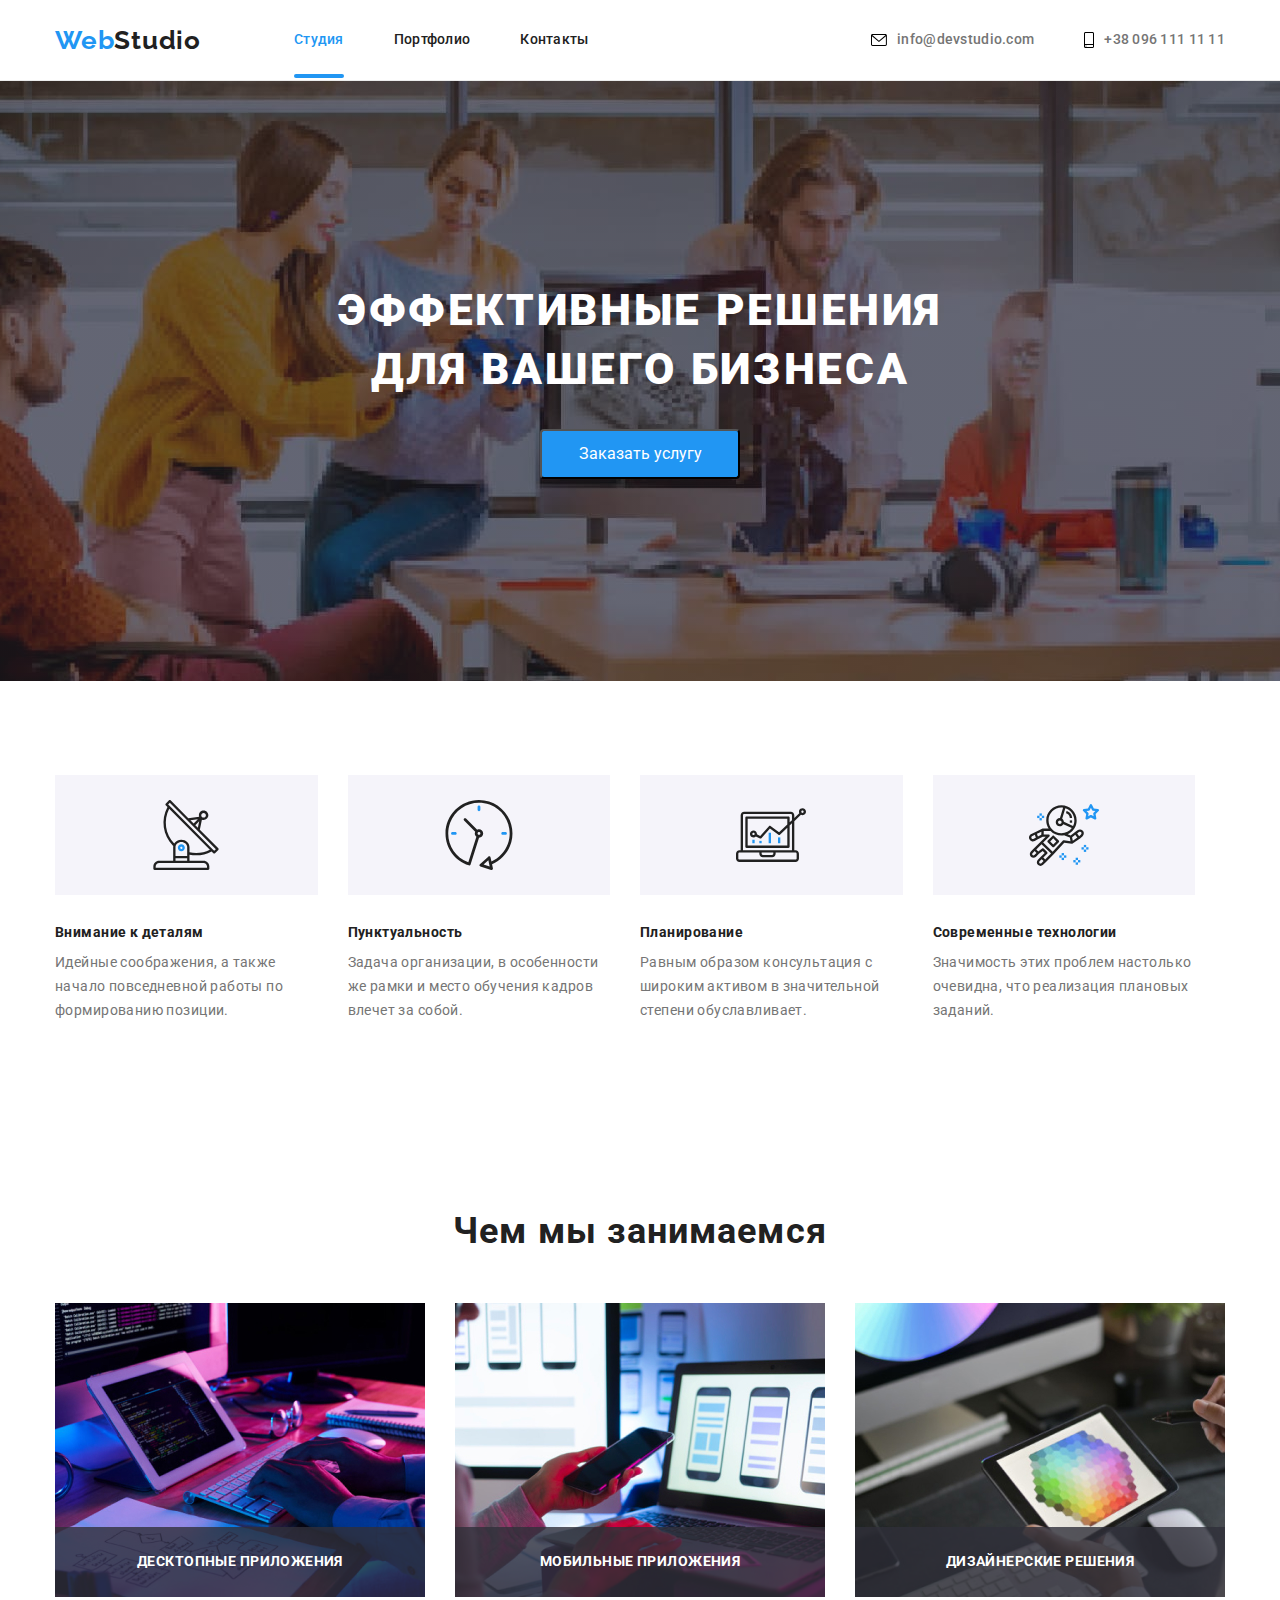
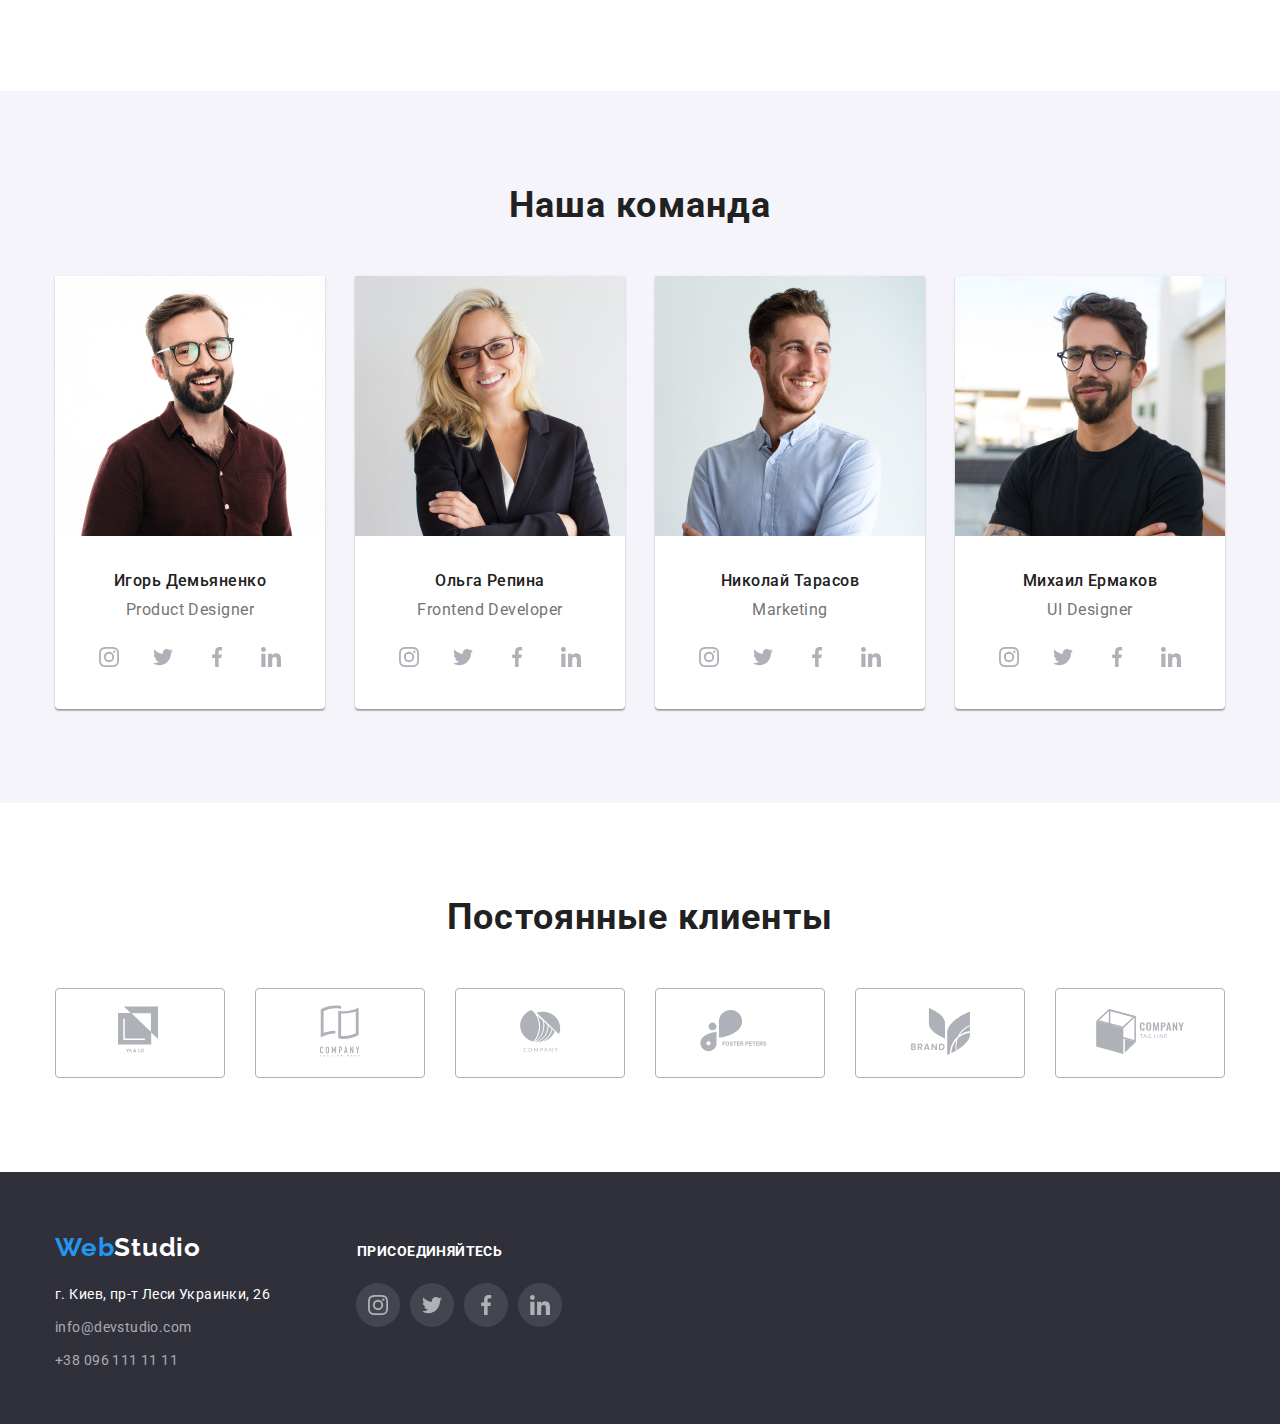
<file: index.html>
<!DOCTYPE html>
<html lang="ru">
<head>
    <meta charset="UTF-8">
    <meta http-equiv="X-UA-Compatible" content="IE=edge">
    <meta name="viewport" content="width=device-width, initial-scale=1.0">
    <title>Document</title>
    <link rel="preconnect" href="https://fonts.gstatic.com"> 
    <link href="https://fonts.googleapis.com/css2?family=Raleway:wght@700&family=Roboto:wght@400;500;700;900&display=swap" rel="stylesheet">
    <link rel="stylesheet" href="https://cdnjs.cloudflare.com/ajax/libs/modern-normalize/1.0.0/modern-normalize.min.css">
    <link rel="stylesheet" href="css/styles.css">
</head>
<body>
    <!-- Шапка -->
    <header class="page-header">
        <div class="container">
            <nav class="main-nav">  
                <a href="./index.html" class="nav-logo"><span class="logo1">Web</span><span class="logo2">Studio</span></a>
                <!-- Навигация на другие страницы -->
                <ul class="site-nav">
                    <li class="nav-list">
                        <a class="nav-link  currentpage" href="/index.html">Студия</a>
                    </li>
                    <li class="nav-list">
                        <a class="nav-link" href="./portfolio.html">Портфолио</a>
                    </li>
                    <li class="nav-list">
                        <a class="nav-link" href="">Контакты</a>
                    </li>
                </ul>
                <ul class="site-info">
                    <li class="nav-info">
                        <svg width="16px" height="12px">
                            <use href="./images/env-smart.svg#icon-envelope"></use>
                        </svg>
                        <a class="icon-info" href="mailto:info@devstudio.com">info@devstudio.com</a>
                    </li>
                    <li class="nav-info">
                        <svg width="10px" height="16px">
                            <use class="icon-info" href="./images/env-smart.svg#icon-smartphone"></use>
                        </svg>
                        <a class="icon-info" href="tel:+380961111111">+38 096 111 11 11</a></li>   
                </ul>
            </nav>
        </div>
    </header> 
 
    <main>
        <!-- Hero section -->
        <section class="hero-section">
            <div class="container">
                <h1 class="hero-title">Эффективные решения для вашего бизнеса</h1>
                <button type="button" class="hero-button" data-modal-open>Заказать услугу</button>
            </div>
            <div class="backdrop is-hidden" data-modal>
                <div class="modal">
                    <button class="icon-modal" data-modal-close aria-label="закрыть">
                    <svg width="18px" height="18px">
                        <use href="./images/close-modal.svg#icon-close"></use>
                    </svg>
                    </button>
                </div>

            </div>
        </section>

        <!-- Особенности -->

        <section class="section">
            <div class="container">
                <ul class="site-list">
                <li class="features-list icon-antenna">
                    <h3 class="title">Внимание к деталям</h3>
                    <p class="text">Идейные соображения, а также начало повседневной работы по формированию позиции.</p>
                </li>
                <li class="features-list icon-clock">
                    <h3 class="title icon-diagram">Пунктуальность</h3>
                    <p class="text">Задача организации, в особенности же рамки и место обучения кадров влечет за собой.</p>
                </li>
                <li class="features-list icon-diagram">
                    <h3 class="title">Планирование</h3>
                    <p class="text">Равным образом консультация с широким активом в значительной степени обуславливает.</p>
                </li>
                <li class="features-list icon-astraunavt">
                    <h3 class="title">Современные технологии</h3>
                    <p class="text">Значимость этих проблем настолько очевидна, что реализация плановых заданий.</p>
                </li>
                </ul>
            </div>
            
        </section>

        <!-- Чем мы занимаемся -->
        <section class="section">
            <div class="container">
                <h2 class="section-title">Чем мы занимаемся</h2>
                <ul class="site-list img">
                    <li class="img">
                        <img width="370" src="./images/img1.jpg" alt="Кодировка">
                        <div class="img-block">
                            <p class="img-label">Десктопные приложения</p>
                        </div>
                    </li>
                    <li class="img">
                        <img width="370" src="./images/img2.jpg" alt="Телефон">
                        <div class="img-block">
                            <p class="img-label">Мобильные приложения</p>
                        </div>
                    </li>
                    <li class="img">
                        <img width="370" src="./images/img3.jpg" alt="Планшет">
                        <div class="img-block">
                            <p class="img-label">Дизайнерские решения</p>
                        </div>
                    </li>
                </ul>  
            </div> 
        </section>

        <!-- Наша команда -->
        <section class="section ourteam">
            <div class="container">
                <h2 class="section-title">Наша команда</h2>
            <ul class="team-list">
                <li class="team-img">
                    <img width="270" src="./images/portret1.jpg" alt="Игорь Демьяненко">
                    <h4 class="title">Игорь Демьяненко</h4>
                    <p class="text">Product Designer</p>
                    <ul class="icon-society">
                        <li class="list-society">
                            <a class="society" target="blank" rel="noopener noreferrer">
                                <svg width="20px" height="20px">
                                    <use href="./images/society.svg#icon-instagram"></use>
                                </svg>
                            </a>
                        </li>
                        <li class="list-society">
                            <a class="society" target="blank" rel="noopener noreferrer">
                                <svg width="20px" height="20px">
                                    <use href="./images/society.svg#icon-twitter"></use>
                                </svg>
                            </a>
                        </li>
                        <li class="list-society">
                            <a class="society" target="blank" rel="noopener noreferrer">
                                <svg width="20px" height="20px">
                                    <use href="./images/society.svg#icon-facebook"></use>
                                </svg>
                        </a>
                        </li>
                        <li class="list-society">
                            <a class="society" target="blank" rel="noopener noreferrer">
                                <svg width="20px" height="20px">
                                    <use href="./images/society.svg#icon-linkedin"></use>
                                </svg>
                            </a>
                        </li>
                    </ul>
                </li>
                <li class="team-img">
                    <img width="270" src="./images/portret2.jpg" alt="Ольга Репина">
                    <h4 class="title">Ольга Репина</h4>
                    <p class="text">Frontend Developer</p>
                    <ul class="icon-society">
                        <li class="list-society">
                            <a class="society" target="blank" rel="noopener noreferrer">
                                <svg width="20px" height="20px">
                                    <use href="./images/society.svg#icon-instagram"></use>
                                </svg>
                            </a>
                        </li>
                        <li class="list-society">
                            <a class="society" target="blank" rel="noopener noreferrer">
                                <svg width="20px" height="20px">
                                    <use href="./images/society.svg#icon-twitter"></use>
                                </svg>
                            </a>
                        </li>
                        <li class="list-society">
                            <a class="society" target="blank" rel="noopener noreferrer">
                                <svg width="20px" height="20px">
                                    <use href="./images/society.svg#icon-facebook"></use>
                                </svg>
                        </a>
                        </li>
                        <li class="list-society">
                            <a class="society" target="blank" rel="noopener noreferrer">
                                <svg width="20px" height="20px">
                                    <use href="./images/society.svg#icon-linkedin"></use>
                                </svg>
                            </a>
                        </li>
                    </ul>
                </li>
                <li class="team-img">
                    <img width="270" src="./images/portret3.jpg" alt="Николай Тарасов">
                    <h4 class="title">Николай Тарасов</h4>
                    <p class="text">Marketing</p>
                    <ul class="icon-society">
                        <li class="list-society">
                            <a class="society" target="blank" rel="noopener noreferrer">
                                <svg width="20px" height="20px">
                                    <use href="./images/society.svg#icon-instagram"></use>
                                </svg>
                            </a>
                        </li>
                        <li class="list-society">
                            <a class="society" target="blank" rel="noopener noreferrer">
                                <svg width="20px" height="20px">
                                    <use href="./images/society.svg#icon-twitter"></use>
                                </svg>
                            </a>
                        </li>
                        <li class="list-society">
                            <a class="society" target="blank" rel="noopener noreferrer">
                                <svg width="20px" height="20px">
                                    <use href="./images/society.svg#icon-facebook"></use>
                                </svg>
                        </a>
                        </li>
                        <li class="list-society">
                            <a class="society" target="blank" rel="noopener noreferrer">
                                <svg width="20px" height="20px">
                                    <use href="./images/society.svg#icon-linkedin"></use>
                                </svg>
                            </a>
                        </li>
                    </ul>
                </li>
                <li class="team-img">
                    <img width="270" src="./images/portret4.jpg" alt="Михаил Ермаков">
                    <h4 class="title">Михаил Ермаков</h4>
                    <p class="text">UI Designer</p>
                    <ul class="icon-society">
                        <li class="list-society">
                            <a class="society" target="blank" rel="noopener noreferrer">
                                <svg width="20px" height="20px">
                                    <use href="./images/society.svg#icon-instagram"></use>
                                </svg>
                            </a>
                        </li>
                        <li class="list-society">
                            <a class="society" target="blank" rel="noopener noreferrer">
                                <svg width="20px" height="20px">
                                    <use href="./images/society.svg#icon-twitter"></use>
                                </svg>
                            </a>
                        </li>
                        <li class="list-society">
                            <a class="society" target="blank" rel="noopener noreferrer">
                                <svg width="20px" height="20px">
                                    <use href="./images/society.svg#icon-facebook"></use>
                                </svg>
                        </a>
                        </li>
                        <li class="list-society">
                            <a class="society" target="blank" rel="noopener noreferrer">
                                <svg width="20px" height="20px">
                                    <use href="./images/society.svg#icon-linkedin"></use>
                                </svg>
                            </a>
                        </li>
                    </ul>
                </li>
            </ul>
            </div>
        </section>

        <!-- Постоянные клиенты -->
        <section class="section">
            <div class="container">
                <h2 class="section-title">Постоянные клиенты</h2>
                <ul class="clients-list">
                    <li class="icon-list1">
                        <button class="button-client">
                            <svg class="button-logo1" width="44.27px" height="52px">
                                <use href="./images/logos.svg#icon-logo-1"></use>
                            </svg>
                        </button>
                    </li>
                    <li class="icon-list2">
                        <button class="button-client">
                            <svg class="button-logo2" width="40px" height="52px">
                                <use href="./images/logos.svg#icon-logo-2"></use>
                            </svg>
                        </button>
                    </li>
                    <li class="icon-list3">
                        <button class="button-client">
                            <svg class="button-logo3" width="41px" height="42px">
                                <use href="./images/logos.svg#icon-logo-3"></use>
                            </svg>
                        </button>
                    </li>
                    <li class="icon-list4">
                        <button class="button-client">
                            <svg class="button-logo4" width="79.66px" height="42.02px">
                                <use href="./images/logos.svg#icon-logo-4"></use>
                            </svg>
                        </button>
                    </li>
                    <li class="icon-list5">
                        <button class="button-client">
                            <svg class="button-logo5" width="59px" height="47px">
                                <use href="./images/logos.svg#icon-logo-5"></use>
                            </svg>
                        </button>
                    </li>
                    <li class="icon-list6">
                        <button class="button-client">
                            <svg class="button-logo6" width="88.48px" height="45.44px">
                                <use href="./images/logos.svg#icon-logo-6"></use>
                            </svg>
                        </button>
                    </li>
                </ul>
            </div>
        </section>
    </main>

    <!-- Подвал -->
    <footer class="page-footer">
        <div class="container">
            <div class="nav-logo-footer">
                <a href="./index.html"><span class="logo1">Web</span><span class="logo2footer">Studio</span></a>
                <h3 class="connect">присоединяйтесь</h3>
            </div>
            <div class="address-icons">
                <ul class="footer">
                    <li>
                        <address class="footer-address">г. Киев, пр-т Леси Украинки, 26</address>
                    </li>
                    <li class="footer-mail"><a class="mail-tel" href="mailto:info@devstudio.com">info@devstudio.com</a></li>
                    <li class="footer-tel"><a class="mail-tel" href="tel:+380961111111">+38 096 111 11 11</a></li>
                </ul>
                    <ul class="footer-icons">
                        <li class="list-society">
                            <a class="society" target="blank" rel="noopener noreferrer">
                                <svg width="20px" height="20px">
                                    <use href="./images/society.svg#icon-instagram"></use>
                                </svg>
                            </a>
                        </li>
                        <li class="list-society">
                            <a class="society" target="blank" rel="noopener noreferrer">
                                <svg width="20px" height="20px">
                                    <use href="./images/society.svg#icon-twitter"></use>
                                </svg>
                            </a>
                        </li>
                        <li class="list-society">
                            <a class="society" target="blank" rel="noopener noreferrer">
                                <svg width="20px" height="20px">
                                    <use href="./images/society.svg#icon-facebook"></use>
                                </svg>
                        </a>
                        </li>
                        <li class="list-society">
                            <a class="society" target="blank" rel="noopener noreferrer">
                                <svg width="20px" height="20px">
                                    <use href="./images/society.svg#icon-linkedin"></use>
                                </svg>
                            </a>
                        </li>
                    </ul>
            </div>
        </div>
    </footer>
    <script src="./js/modal.js"></script>
</body>
</html>
</file>
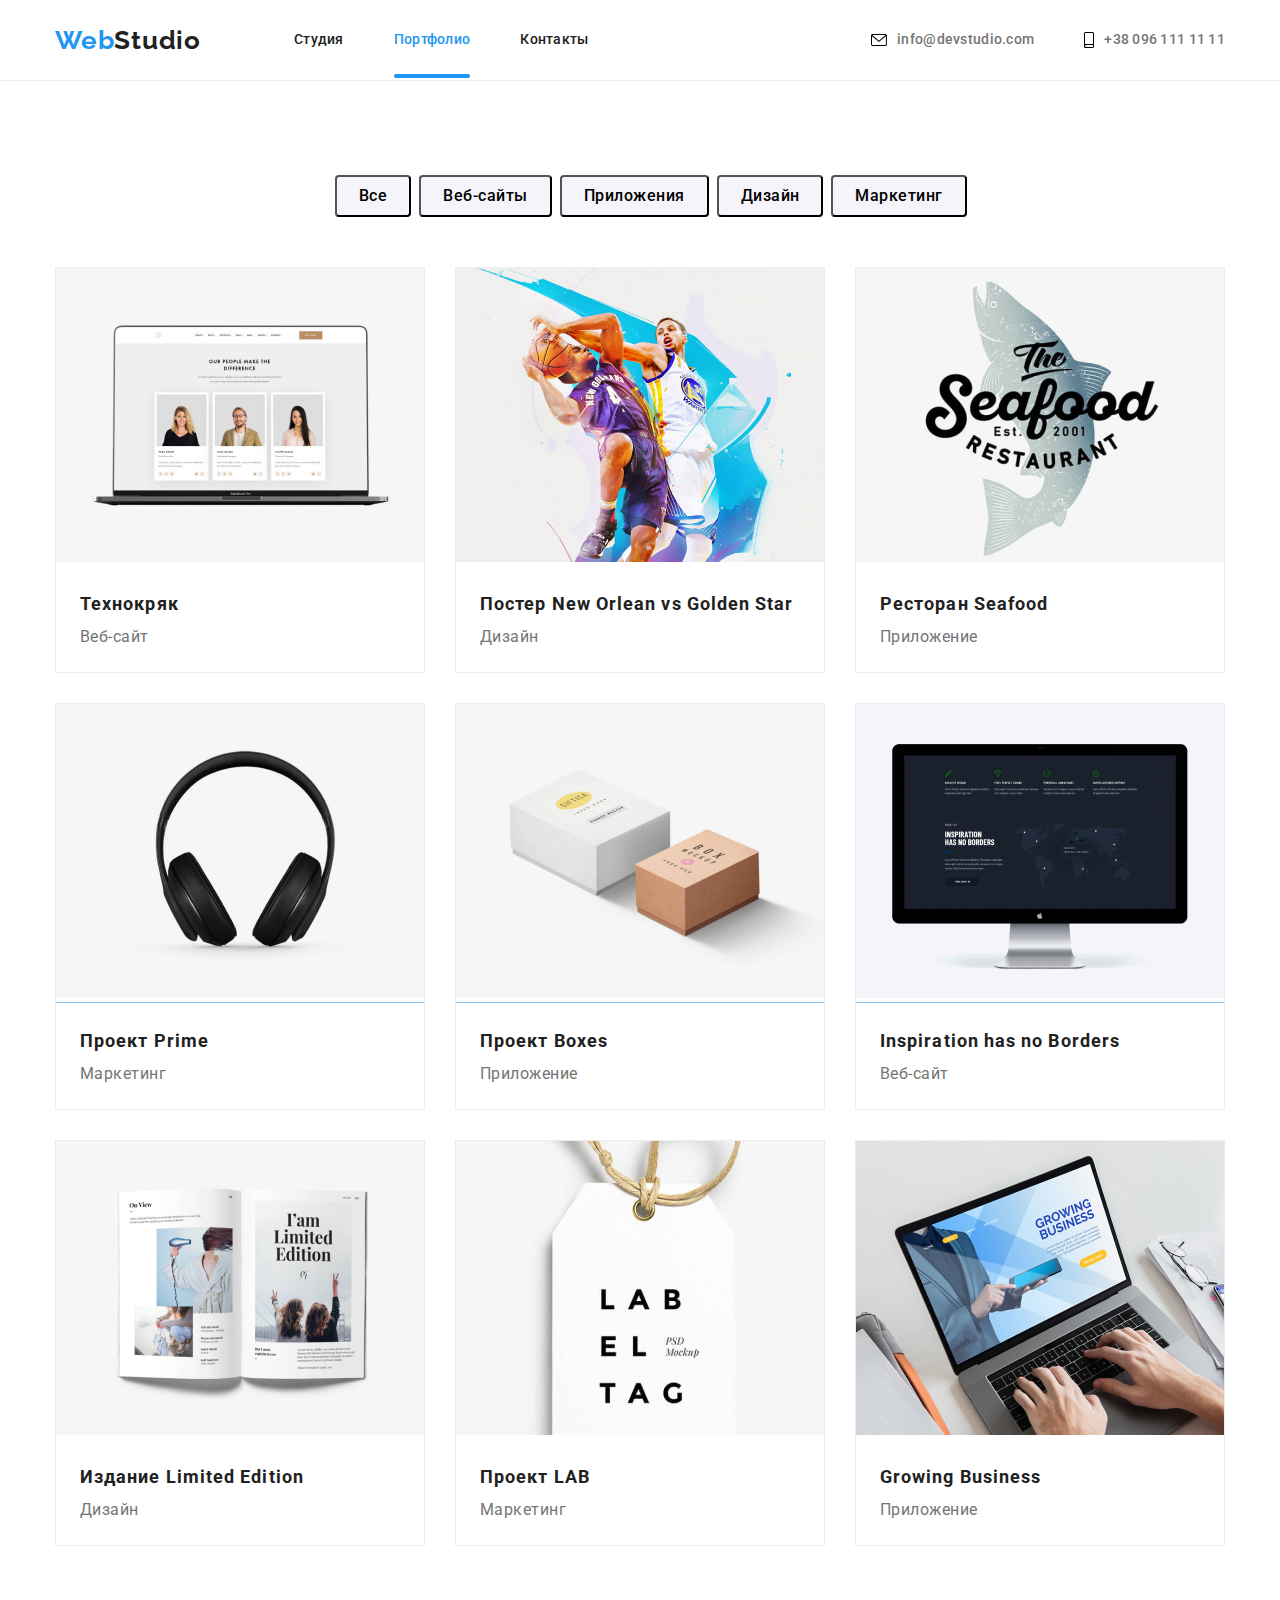
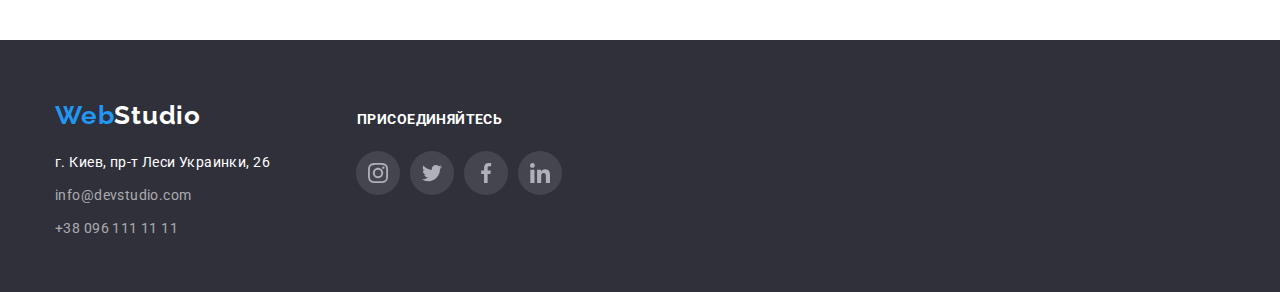
<file: portfolio.html>
<!DOCTYPE html>
<html lang="ru">
<head>
    <meta charset="UTF-8">
    <meta http-equiv="X-UA-Compatible" content="IE=edge">
    <meta name="viewport" content="width=device-width, initial-scale=1.0">
    <title>Document</title>
    <link rel="preconnect" href="https://fonts.gstatic.com"> 
    <link href="https://fonts.googleapis.com/css2?family=Raleway:wght@700&family=Roboto:wght@400;500;700;900&display=swap" rel="stylesheet">
    <link rel="stylesheet" href="https://cdnjs.cloudflare.com/ajax/libs/modern-normalize/1.0.0/modern-normalize.min.css">
    <link rel="stylesheet" href="css/styles.css">
</head>
<body>
    <!-- Шапка -->
    <header class="page-header">
        <div class="container">
            <nav class="main-nav">  
                <a href="./index.html" class="nav-logo"><span class="logo1">Web</span><span class="logo2">Studio</span></a>
                <!-- Навигация на другие страницы -->
                <ul class="site-nav">
                    <li class="nav-list">
                        <a class="nav-link" href="./index.html">Студия</a>
                    </li>
                    <li class="nav-list">
                        <a class="nav-link currentpage" href="./portfolio.html">Портфолио</a>
                    </li>
                    <li class="nav-list">
                        <a class="nav-link" href="">Контакты</a>
                    </li>
                </ul>
                <ul class="site-info">
                    <li class="nav-info">
                        <svg width="16px" height="12px">
                            <use href="./images/env-smart.svg#icon-envelope"></use>
                        </svg>
                        <a class="icon-info" href="mailto:info@devstudio.com">info@devstudio.com</a>
                    </li>
                    <li class="nav-info">
                        <svg width="10px" height="16px">
                            <use class="icon-info" href="./images/env-smart.svg#icon-smartphone"></use>
                        </svg>
                        <a class="icon-info" href="tel:+380961111111">+38 096 111 11 11</a></li>   
                </ul>
            </nav>
        </div>
    </header>
      
    <main>
           <!-- Filters section -->
        <section class="section">
            <div class="container">
                <ul class="filter">
                    <li><button type="button" class="filter-button">Все</button></li>
                    <li><button type="button" class="filter-button">Веб-сайты</button></li>
                    <li><button type="button" class="filter-button">Приложения</button></li>
                    <li><button type="button" class="filter-button">Дизайн</button></li>
                    <li><button type="button" class="filter-button">Маркетинг</button></li>
                </ul> 
            </div>
            <!-- Портфолио -->
            <div class="container">
                <ul class="portfolio">
                    <li class="portfolio-card">
                        <div class="thumb">
                            <img width="370" src="./images/Projects/project1.jpg" alt="Ноутбук">
                            <div class="overlay">
                                <p class="label">Технокряк это современная площадка распространения коронавируса. Компании используют эту платформу для цифрового шпионажа и атак на защищённые сервера конкурентов.</p>
                            </div>
                        </div>
                            <div class="frame">
                                <h2 class="title">Технокряк</h2>
                                <p class="text">Веб-сайт</p>
                            </div>
                    </li>
                    <li class="portfolio-card">
                        <div class="thumb">
                            <img width="370" src="./images/Projects/project2.jpg" alt="Баскетбол">
                            <div class="overlay">
                                <p class="label">Технокряк это современная площадка распространения коронавируса. Компании используют эту платформу для цифрового шпионажа и атак на защищённые сервера конкурентов.</p>
                            </div>
                        </div>
                            <div class="frame">
                                <h2 class="title">Постер New Orlean vs Golden Star</h2>
                                <p class="text">Дизайн</p>
                            </div>
                    </li>
                    <li class="portfolio-card">
                        <div class="thumb">
                            <img width="370" src="./images/Projects/project3.jpg" alt="Ресторан">
                            <div class="overlay">
                                <p class="label">Технокряк это современная площадка распространения коронавируса. Компании используют эту платформу для цифрового шпионажа и атак на защищённые сервера конкурентов.</p>
                            </div>
                        </div>
                            <div class="frame">
                                <h2 class="title">Ресторан Seafood</h2>
                                <p class="text">Приложение</p>
                            </div>
                    </li>
                    <li class="portfolio-card">
                        <div class="thumb">
                            <img width="370" src="./images/Projects/project4.jpg" alt="Наушники">
                            <div class="overlay">
                                <p class="label">Технокряк это современная площадка распространения коронавируса. Компании используют эту платформу для цифрового шпионажа и атак на защищённые сервера конкурентов.</p>
                            </div>
                        </div>
                            <div class="frame">
                                <h2 class="title">Проект Prime</h2>
                                <p class="text">Маркетинг</p>
                            </div>
                    </li>
                    <li class="portfolio-card">
                        <div class="thumb">
                            <img width="370" src="./images/Projects/project5.jpg" alt="Коробки">
                            <div class="overlay">
                                <p class="label">Технокряк это современная площадка распространения коронавируса. Компании используют эту платформу для цифрового шпионажа и атак на защищённые сервера конкурентов.</p>
                            </div>
                        </div>
                            <div class="frame">
                                <h2 class="title">Проект Boxes</h2>
                                <p class="text">Приложение</p>
                            </div>
                    </li>
                    <li class="portfolio-card">
                        <div class="thumb">
                            <img width="370" src="./images/Projects/project6.jpg" alt="Монитор">
                            <div class="overlay">
                                <p class="label">Технокряк это современная площадка распространения коронавируса. Компании используют эту платформу для цифрового шпионажа и атак на защищённые сервера конкурентов.</p>
                            </div>
                        </div>
                            <div class="frame">
                                <h2 class="title">Inspiration has no Borders</h2>
                                <p class="text">Веб-сайт</p>
                            </div>
                    </li>
                    <li class="portfolio-card">
                        <div class="thumb">
                            <img width="370" src="./images/Projects/project7.jpg" alt="Книга">
                            <div class="overlay">
                                <p class="label">Технокряк это современная площадка распространения коронавируса. Компании используют эту платформу для цифрового шпионажа и атак на защищённые сервера конкурентов.</p>
                            </div>
                        </div>
                            <div class="frame">
                                <h2 class="title">Издание Limited Edition</h2>
                                <p class="text">Дизайн</p>
                            </div>
                    </li>
                    <li class="portfolio-card">
                        <div class="thumb">
                            <img width="370" src="./images/Projects/project8.jpg" alt="Бирка">
                            <div class="overlay">
                                <p class="label">Технокряк это современная площадка распространения коронавируса. Компании используют эту платформу для цифрового шпионажа и атак на защищённые сервера конкурентов.</p>
                            </div>
                        </div>
                            <div class="frame">
                                <h2 class="title">Проект LAB</h2>
                                <p class="text">Маркетинг</p>
                            </div>
                    </li>
                    <li class="portfolio-card">
                        <div class="thumb">
                            <img width="370" src="./images/Projects/project9.jpg" alt="Ноутбук">
                            <div class="overlay">
                                <p class="label">Технокряк это современная площадка распространения коронавируса. Компании используют эту платформу для цифрового шпионажа и атак на защищённые сервера конкурентов.</p>
                            </div>
                        </div>
                            <div class="frame">
                                <h2 class="title">Growing Business</h2>
                                <p class="text">Приложение</p>
                            </div>
                    </li>
                </ul>
            </div>
        </section>
    </main>

    <!-- Подвал -->
    <footer class="page-footer">
        <div class="container">
            <div class="nav-logo-footer">
                <a href="./index.html"><span class="logo1">Web</span><span class="logo2footer">Studio</span></a>
                <h3 class="connect">присоединяйтесь</h3>
            </div>
            <div class="address-icons">
                <ul class="footer">
                    <li>
                        <address class="footer-address">г. Киев, пр-т Леси Украинки, 26</address>
                    </li>
                    <li class="footer-mail"><a class="mail-tel" href="mailto:info@devstudio.com">info@devstudio.com</a></li>
                    <li class="footer-tel"><a class="mail-tel" href="tel:+380961111111">+38 096 111 11 11</a></li>
                </ul>
                    <ul class="footer-icons">
                        <li class="list-society">
                            <a class="society" target="blank" rel="noopener noreferrer">
                                <svg width="20px" height="20px">
                                    <use href="./images/society.svg#icon-instagram"></use>
                                </svg>
                            </a>
                        </li>
                        <li class="list-society">
                            <a class="society" target="blank" rel="noopener noreferrer">
                                <svg width="20px" height="20px">
                                    <use href="./images/society.svg#icon-twitter"></use>
                                </svg>
                            </a>
                        </li>
                        <li class="list-society">
                            <a class="society" target="blank" rel="noopener noreferrer">
                                <svg width="20px" height="20px">
                                    <use href="./images/society.svg#icon-facebook"></use>
                                </svg>
                        </a>
                        </li>
                        <li class="list-society">
                            <a class="society" target="blank" rel="noopener noreferrer">
                                <svg width="20px" height="20px">
                                    <use href="./images/society.svg#icon-linkedin"></use>
                                </svg>
                            </a>
                        </li>
                    </ul>
            </div>
        </div>
    </footer>
</body>
</html>
</file>
<file: css/styles.css>
:root {
    --primary-text-color: #212121;
    --secondary-text-color: #757575;
    --accent-color: #2196F3;
    --focus-color: red;

}

body {
    font-family: Roboto, sans-serif;
    color: var(--primary-text-color);
    background-color: #FFFFFF;
}

.page-header {
    border-bottom: 1px solid #ECECEC;
}

.container {
    margin-left: auto;
    margin-right: auto;
    width: 1200px;
    padding-left: 15px;
    padding-right: 15px;
}

.section {
    padding-top: 94px;
    padding-bottom: 94px;
}

ul {
    list-style: none;
    padding: 0;
    margin: 0;
}

a {
    text-decoration: none;
}

/* Шапка */

.logo1{
    font-family: Raleway;
    font-weight: 700;
    font-size: 26px;
    line-height: 1.19;
    letter-spacing: 0.03em;
    color: var(--accent-color);
}

.logo2{
    font-family: Raleway;
    font-weight: 700;
    font-size: 26px;
    line-height: 1.19;
    letter-spacing: 0.03em;
    color: var(--primary-text-color);
}

.main-nav {
    display: flex;
    align-items: center;
    height: 80px;
}

.site-nav {
    display: flex;
    margin-left: 93px;
}

.site-nav .nav-list:not(:last-child) {
    margin-right: 50px;
}

.nav-link {
    position: relative;
    display: block;
    padding: 30px 0px;

    font-weight: 500;
    font-size: 14px;
    line-height: 1.14;
    letter-spacing: 0.02em;
    color: #212121;
}

.currentpage::after {
    position: absolute;
    content: '';
    display: block;
    bottom: 0;

    width: 100%;
    height: 4px;
    background: var(--accent-color);
    border-radius: 2px;
    background-repeat: no-repeat;
    background-position: bottom;
}

.currentpage {
    color: var(--accent-color);
}

.site-info {
    display: flex;
    margin-left: auto;
    align-items: center;
}

.site-info .nav-info:not(:last-child) {
    margin-right: 50px;
}

.nav-info{
    display: flex;
    align-items: center;
    font-weight: 500;
    font-size: 14px;
    line-height: 1.14;
    letter-spacing: 0.02em;
    color: var(--secondary-text-color);

    cursor: pointer;
}

.icon-info {
    margin-left: 10px;
    color: #757575;
}

.nav-link:hover,
.icon-info:hover,
.nav-list:hover,
.nav-info:hover,
.icon-info:focus,
.nav-link:focus,
.nav-list:focus,
.nav-info:focus {
    fill: var(--accent-color);
    color: var(--accent-color);
}

/* Hero section */

.hero-section {
    height: 600px;

    text-align: center;

    background-color: #2F303A;
    background-image: linear-gradient(
        to right,
        rgba(47, 48, 58, 0.4),
        rgba(47, 48, 58, 0.4)
      ),
      url(../images/hero.jpg);
    background-repeat: no-repeat;
    background-position: center;
    background-size: cover;
}

.hero-title {
    width: 696px;
    margin: 0px auto 30px auto;
    padding-top: 200px;

    font-weight: 900;
    font-size: 44px;
    line-height: 1.34;
    letter-spacing: 0.06em;
    text-align: center;
    text-transform: uppercase;
    color: #FFFFFF;
}

.hero-title.centered {
    text-align: center;
}

.hero-button {
    border-radius: 4px;
    width: 200px;
    height: 50px;
    color: white;
    background: #2196F3;
}

.hero-button:hover,
.hero-button:focus {
    background-color: #188CE8;
}

.filter {
    display: flex;
    margin-bottom: 50px;
}

.filter-button {
    margin-right: 8px;
    padding: 6px 22px 6px 22px;
    font-weight: 500;
    font-size: 16px;
    line-height: 1.625;
    letter-spacing: 0.03em;
    text-align: center;
    border-radius: 4px;
    background: #F5F4FA;
}

.filter:first-child {
    margin-left: 280px;
}

.filter:last-child {
    margin-right: 0;
}

.filter-button:hover,
.filter-button:focus {
    color: #FFFFFF;
    background-color: var(--accent-color);
    box-shadow: 0px 3px 1px rgba(0, 0, 0, 0.1), 0px 1px 2px rgba(0, 0, 0, 0.08), 0px 2px 2px rgba(0, 0, 0, 0.12);
}

button {
    cursor: pointer;
}

/* Модальное окно */

.backdrop {
    position: fixed;
    top: 0%;
    left: 0;
    width: 100%;
    height: 100%;

    background-color: rgba(0, 0, 0, 0.2);
}

.backdrop.is-hidden {
    visibility: hidden;
    opacity: 0;
    pointer-events: none;
}

.modal {
    position: absolute;
    top: 50%;
    left: 50%;
    transform: translate(-50%, -50%);

    width: 528px;
    height: 581px;

    background-color: rgba(255, 255, 255, 1);
    
    transition: transform 250ms cubic-bezier(0.4, 0, 0.2, 1);
}

.icon-modal {
    display: flex;
    position: absolute;
    top: 0;
    right: 0;
    margin: 8px 8px;

    align-items: center;
    width: 30px;
    height: 30px;

    border-radius: 50%;
    background: #FFFFFF;
    border: 1px solid rgba(0, 0, 0, 0.1);

    cursor: pointer;
}

/* Section title */

.section-title {
    margin-top: 0;
    margin-bottom: 50px;
    text-align: center;
    font-weight: 700;
    font-size: 36px;
    line-height: 1.16;
    letter-spacing: 0.03em;
}

/* Особенности */

.site-list {
    display: flex;
}

.features-list {
    width: 270px;
    margin-right: 30px;
}

.features-list::before {
    display: block;
    content: '';
    height: 120px;
    margin-bottom: 30px;

    background-color: #F5F4FA;
    background-size: 70px;
    background-repeat: no-repeat;
    background-position: center;
}

.icon-antenna::before {
    background-image: url(../images/antenna.svg); 
}

.icon-clock::before {
    background-image: url(../images/clock.svg); 
}

.icon-diagram::before {
    background-image: url(../images/diagram.svg); 
}

.icon-astraunavt::before {
    background-image: url(../images/astronaut.svg); 
}

.site-list .features-list + .feastures-list {
    margin-top: 30px;
}


.site-list .title {
    margin-top: 0;
    margin-bottom: 10px;
    font-weight: 700;
    font-size: 14px;
    line-height: 1.14;
    letter-spacing: 0.03em;
}

.site-list .text {
    margin-top: 0;
    margin-bottom: 0;
    font-size: 14px;
    line-height: 1.71;
    letter-spacing: 0.03em;
    color: var(--secondary-text-color);
}

/* Чем мы занимаемся */

.site-list {
    display: flex;
}

.img {
    position: relative;
    justify-content: space-between;
    display: flex;
}

.img-block {
    position: absolute;
    display: flex;
    justify-content: center;
    align-items: center;

    bottom: 0;
    left: 0;

    width: 100%;
    height: 70px;
    margin: 0;

    
    background: rgba(47, 48, 58, 0.8);
}

.img-label {
    font-weight: bold;
    font-size: 14px;
    line-height: 1.14px;
    text-align: center;
    letter-spacing: 0.03em;
    text-transform: uppercase;
    
    color: #FFFFFF;
}

/* Наша команда */

.ourteam {
    background-color: #F5F4FA;
}

.team-img {
    width: 270px;
    margin-right: 30px;
    box-shadow: 0px 1px 3px rgba(0, 0, 0, 0.12), 0px 1px 1px rgba(0, 0, 0, 0.14), 0px 2px 1px rgba(0, 0, 0, 0.2);
    border-radius: 0px 0px 4px 4px;
    background-color: #FFFFFF;
}

.team-list {
    display: flex;
}

.team-list .title {
    margin-top: 30px;
    margin-bottom: 10px;
    font-weight: 500;
    font-size: 16px;
    line-height: 1.19;
    letter-spacing: 0.03em;
    text-align: center;
}

.team-list .text {
    margin-top: 0;
    margin-bottom: 16px;
    font-size: 16px;
    line-height: 1.19;
    letter-spacing: 0.03em;
    text-align: center;
    color: var(--secondary-text-color);
}

.icon-society {
    display: flex;
    padding: 0;
    margin: 16px 32px 30px 32px;
    list-style: none;
}

.list-society {
    display: block;
    content: '';
    margin-right: 10px;
    border-radius: 50%;

    cursor: pointer;
}

.society {
    display: flex;
    justify-content: center;
    align-items: center;
    width: 44px;
    height: 44px;
    border-radius: 50%;
    background-color: rgba(255, 255, 255, 0.1);
    fill: #AFB1B8;
}

.society:hover,
.society:focus {
    fill: white;
    background-color: var(--accent-color);
}

/* Постоянные клиенты */

.clients-list {
    display: flex;
    padding: 0;
    margin: 0;
    list-style: none;
}

.button-client {
    display: block;
    content: '';
    width: 170px;
    height: 90px;
    margin-right: 30px;

    fill: #AFB1B8;
    background-color: white;

    border: 1px solid #AFB1B8;
    box-sizing: border-box;
    border-radius: 4px;

    cursor: pointer;
}

.clients-list:last-child {
    margin-right: 0;
}

.button-client:hover,
.button-client:focus {
    border: 1px solid #2196F3;
    fill: #2196F3;
}

/* Портфолио */

.portfolio {
    display: flex;
    flex-wrap: wrap;
}

.portfolio-card:hover,
.portfolio-card:focus {
    box-shadow: 0px 1px 1px rgba(0, 0, 0, 0.12), 0px 4px 4px rgba(0, 0, 0, 0.06), 1px 4px 6px rgba(0, 0, 0, 0.16);
}

.portfolio-card:hover .thumb::before {
    opacity: 1;
}

.portfolio-card {
    width: calc((100% - 60px) / 3);
    margin-right: 30px;
    margin-bottom: 30px;
    border: 1px solid #EEEEEE;
    box-sizing: border-box;

    cursor: pointer;
}

.portfolio-card:nth-child(3n) {
    margin-right: 0px;
}

.portfolio-card:nth-last-child(-n+3) {
    margin-bottom: 0px;
}

.portfolio .title {
    margin-top: 0;
    margin-bottom: 0;
    margin-left: 0;
    font-weight: bold;
    font-size: 18px;
    line-height: 2;
    letter-spacing: 0.06em;
    color: #212121;
}

.portfolio .text {
    margin-top: 0;
    margin-bottom: 0;
    margin-left: 0;
    font-size: 16px;
    line-height: 1.875;
    letter-spacing: 0.03em;
    color: #757575;
}

.thumb {
    position: relative;
    overflow: hidden;
}

.overlay {
    position: absolute;
    display: flex;
    justify-content: center;
    align-items: center;
    top: 0;
    left: 0;
    width: 100%;
    height: 100%;
    background: rgba(33, 150, 243, 0.9);

    transform: translateY(100%);
    transition: transform 250ms cubic-bezier(0.4, 0, 0.2, 1);
}

.portfolio-card:hover .overlay,
.portfolio-card:focus .overlay {
    transform: translateY(0);
}

.label {
    margin: 0;
    padding: 0;
    width: 322px;
    font-size: 18px;
    line-height: 1.55;
    letter-spacing: 0.03em;
    color: #FFFFFF;
}

.frame {
    margin-top: 20px;
    margin-bottom: 20px;
    margin-left: 24px;
}

/* Подвал */

.logo2footer {
    font-family: Raleway;
    font-weight: 700;
    font-size: 26px;
    line-height: 1.19;
    letter-spacing: 0.03em;
    color: #FFFFFF;
}

.page-footer {
    height: 252px;
    padding-top: 60px;

    background-color: #2F303A;
}

.address-icons {
    display: flex;
}

.footer {
    width: 231px;
}

.footer-icons {
    display: flex;
    margin-left: 70px;
}

.footer-address:hover,
.mail-tel:hover,
.footer-address:focus,
.mail-tel:focus {
    color: var(--accent-color);
}

.nav-logo-footer {
    margin-bottom: 20px;
    display: flex;
    align-items: baseline;
}

.connect {
    margin: 0;
    padding: 0;
    margin-left: 156px;

    font-weight: bold;
    font-size: 14px;
    line-height: 1.14;
    letter-spacing: 0.03em;
    text-transform: uppercase;
    color: #FFFFFF;
}

.footer-address {
    margin-bottom: 9px;

    font-style: normal;
    font-weight: normal;
    font-size: 14px;
    line-height: 1.71;
    letter-spacing: 0.03em;
    color: #FFFFFF;

    cursor: pointer;
}

.footer-mail {
    margin-bottom: 9px;
    font-size: 14px;
    line-height: 1.71;
    letter-spacing: 0.03em;
    color: rgba(255, 255, 255, 0.6);
}

.footer-tel {
    margin-bottom: 0;
    font-size: 14px;
    line-height: 1.71;
    letter-spacing: 0.03em;
}

.mail-tel {
    color: rgba(255, 255, 255, 0.6);
}

.footer-logo {
    display: block;
}
</file>
